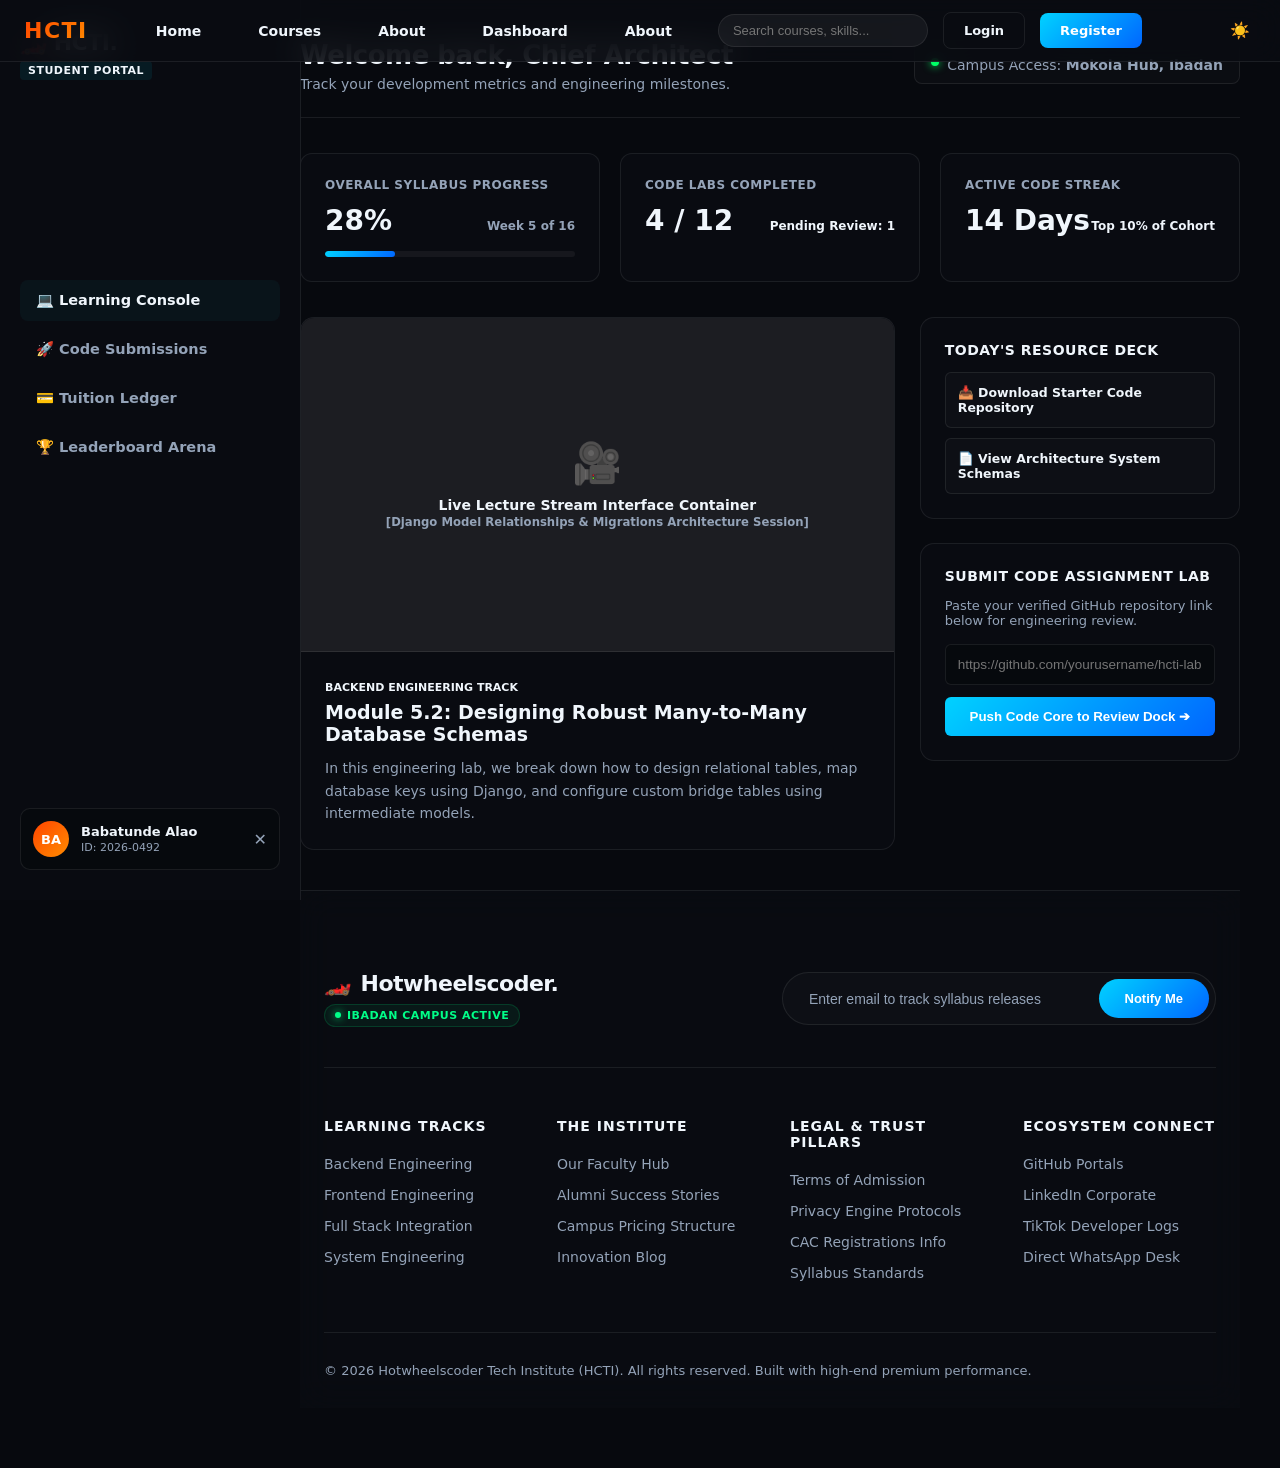
<file: dashboard.html>
<!DOCTYPE html>
<html lang="en" data-theme="dark">
<head>
    <meta charset="UTF-8">
    <meta name="viewport" content="width=device-width, initial-scale=1.0">
    <title>Student Terminal Workspace | HCTI</title>
    <link rel="stylesheet" href="css/variables.css">
    <link rel="stylesheet" href="css/dashboard.css">
    <link rel="stylesheet" href="css/variables.css">
    <link rel="stylesheet" href="css/navbar.css">
    <link rel="stylesheet" href="css/footer.css">
    <link rel="stylesheet" href="css/courses-page.css">
</head>
<body>

    <nav class="main-nav">
        <div class="nav-container">
            <div class="nav-logo">
                <h1>HCTI</h1>
            </div>

            <div class="menu-wrapper" id="menuWrapper">
                <ul class="nav-links">
                    <li><a href="index.html">Home</a></li>
                    <li><a href="courses.html">Courses</a></li>
                    <li><a href="about.html">About</a></li>
                    <li><a href="#" id="navDashboardLink">Dashboard</a></li> <li><a href="about.html">About</a></li>
                </ul>

                <div class="nav-actions">
                    <div class="search-box">
                        <input type="text" class="search-input" placeholder="Search courses, skills...">
                    </div>
                    <a href="login.html" class="btn-style btn-login">Login</a>
                    <a href="register.html" class="btn-style btn-register">Register</a>
                </div>
                
                <div id="mobileSubnavContainer"></div>
            </div>

            <div class="nav-controls" style="display: flex; align-items: center; gap: 15px;">
                <button class="theme-toggle-btn" id="themeToggle">☀️</button>
                <button class="menu-trigger" id="menuBtn">
                    <span></span>
                    <span></span>
                    <span></span>
                </button>
            </div>
        </div>
    </nav>

    <div class="dashboard-app-wrapper">
    
    <aside class="dash-sidebar">
        <div class="sidebar-brand-block">
            <h2>🏎️ HCTI<span>.</span></h2>
            <span class="user-role-badge">Student Portal</span>
        </div>
        
        <nav class="sidebar-links-wrapper">
            <a href="#" class="sidebar-link active" data-tab="learning-console">💻 Learning Console</a>
            <a href="#" class="sidebar-link" data-tab="code-submissions">🚀 Code Submissions</a>
            <a href="#" class="sidebar-link" data-tab="tuition-ledger">💳 Tuition Ledger</a>
            <a href="#" class="sidebar-link" data-tab="leaderboard-arena">🏆 Leaderboard Arena</a>
        </nav>

        <div class="sidebar-footer-user">
            <div class="user-mini-avatar">BA</div>
            <div class="user-mini-meta">
                <h4>Babatunde Alao</h4>
                <p>ID: 2026-0492</p>
            </div>
            <a href="#" id="btnLogout" class="btn-logout-icon" title="Sign Out Securely">✕</a>
        </div>
    </aside>

    <main class="dash-main-content">
        
        <header class="workspace-header">
            <div class="header-welcome-message">
                <h1>Welcome back, Chief Architect</h1>
                <p>Track your development metrics and engineering milestones.</p>
            </div>
            <div class="hub-status-container">
                <span class="status-indicator-dot online"></span>
                <p>Campus Access: <strong>Mokola Hub, Ibadan</strong></p>
            </div>
        </header>

        <section class="metrics-dashboard-grid">
            <div class="metric-summary-card">
                <h3>Overall Syllabus Progress</h3>
                <div class="metric-value-row">
                    <span class="giant-stat-number">28%</span>
                    <span class="stat-context-trend">Week 5 of 16</span>
                </div>
                <div class="progress-track-bar-housing">
                    <div class="progress-track-bar-fill" style="width: 28%;"></div>
                </div>
            </div>

            <div class="metric-summary-card">
                <h3>Code Labs Completed</h3>
                <div class="metric-value-row">
                    <span class="giant-stat-number">4 / 12</span>
                    <span class="stat-context-trend color-orange">Pending Review: 1</span>
                </div>
            </div>

            <div class="metric-summary-card">
                <h3>Active Code Streak</h3>
                <div class="metric-value-row">
                    <span class="giant-stat-number">14 Days</span>
                    <span class="stat-context-trend color-blue">Top 10% of Cohort</span>
                </div>
            </div>
        </section>

        <div class="tab-panel active" id="learning-console">
            <div class="workspace-split-view-row">
                <section class="workspace-main-panel">
                    <div class="terminal-video-card">
                        <div class="video-placeholder-frame">
                            <span>🎥</span>
                            <p>Live Lecture Stream Interface Container<br><small style="color: var(--text-muted);">[Django Model Relationships & Migrations Architecture Session]</small></p>
                        </div>
                        <div class="video-meta-details-block">
                            <span class="current-track-tag">Backend Engineering Track</span>
                            <h2>Module 5.2: Designing Robust Many-to-Many Database Schemas</h2>
                            <p>In this engineering lab, we break down how to design relational tables, map database keys using Django, and configure custom bridge tables using intermediate models.</p>
                        </div>
                    </div>
                </section>

                <aside class="workspace-side-panel">
                    <div class="action-dock-card">
                        <h4>Today's Resource Deck</h4>
                        <div class="resource-download-row">
                            <a href="#" class="btn-resource-download">📥 Download Starter Code Repository</a>
                            <a href="#" class="btn-resource-download">📄 View Architecture System Schemas</a>
                        </div>
                    </div>

                    <div class="action-dock-card" style="margin-top: 24px;">
                        <h4>Submit Code Assignment Lab</h4>
                        <p style="font-size: 13px; color: var(--text-muted); margin: 4px 0 16px 0;">Paste your verified GitHub repository link below for engineering review.</p>
                        <form id="dashSubmissionForm">
                            <input type="url" id="repoUrl" placeholder="https://github.com/yourusername/hcti-lab-5" required class="dash-dark-input">
                            <button type="submit" class="btn-submit-lab">Push Code Core to Review Dock ➔</button>
                        </form>
                    </div>
                </aside>
            </div>
        </div>

        <div class="tab-panel" id="code-submissions">
            <div class="action-dock-card">
                <h4>Engineering Assignment Review Queue</h4>
                <p style="color: var(--text-muted); font-size: 14px; margin-bottom: 20px;">Review deep-dives and modular grades provided by your code review mentors.</p>
                
                <table class="premium-data-table">
                    <thead>
                        <tr>
                            <th>Lab ID</th>
                            <th>Topic Blueprint Name</th>
                            <th>Submission Link</th>
                            <th>Review Status</th>
                            <th>Instructor Feedback Remarks</th>
                        </tr>
                    </thead>
                    <tbody>
                        <tr>
                            <td>LAB-04</td>
                            <td>Python Functional Dictionary Comprehensions</td>
                            <td><a href="#" class="table-repo-link">github.com/alao/lab4</a></td>
                            <td><span class="badge-status success">Passed</span></td>
                            <td>Excellent algorithmic complexity notation. Your code profiles perfectly efficiently.</td>
                        </tr>
                        <tr>
                            <td>LAB-05</td>
                            <td>Django Relational Data Schemas</td>
                            <td><a href="#" class="table-repo-link">github.com/alao/lab5</a></td>
                            <td><span class="badge-status warning">Reviewing</span></td>
                            <td>Currently locked in the instructor evaluation queue container...</td>
                        </tr>
                    </tbody>
                </table>
            </div>
        </div>

        <div class="tab-panel" id="tuition-ledger">
            <div class="workspace-split-view-row">
                <div class="action-dock-card">
                    <h4>Financial Installment Ledger</h4>
                    <p style="color: var(--text-muted); font-size: 14px; margin-bottom: 25px;">Track your balance metrics and active payment plans below.</p>
                    
                    <div class="invoice-summary-box">
                        <div class="invoice-metric">
                            <span>Total Program Tuition</span>
                            <strong>₦250,000</strong>
                        </div>
                        <div class="invoice-metric">
                            <span>Total Amount Settled</span>
                            <strong style="color: #00ff66;">₦100,000</strong>
                        </div>
                        <div class="invoice-metric">
                            <span>Outstanding Balance</span>
                            <strong style="color: var(--brand-orange);">₦150,000</strong>
                        </div>
                    </div>

                    <button class="btn-submit-lab" style="max-width: 250px; margin-top: 10px;">Settle Next Installment Balance 💳</button>
                </div>

                <div class="action-dock-card">
                    <h4>Receipt Logs</h4>
                    <ul class="receipt-list-group">
                        <li>
                            <span>Receipt #HCTI-9821 (Deposit)</span>
                            <strong style="color: #00ff66;">₦100,000</strong>
                        </td>
                        <li style="border-color: transparent; padding-bottom: 0; color: var(--text-muted); font-style: italic;">
                            Next installment invoice due: July 15, 2026.
                        </li>
                    </ul>
                </div>
            </div>
        </div>

        <div class="tab-panel" id="leaderboard-arena">
            <div class="action-dock-card">
                <h4>HCTI Active Cohort Ranking Arena</h4>
                <p style="color: var(--text-muted); font-size: 14px; margin-bottom: 20px;">Rankings update dynamically in real time based on active code streaks and repository review scores.</p>
                
                <table class="premium-data-table">
                    <thead>
                        <tr>
                            <th>Rank Position</th>
                            <th>Student Developer Engine</th>
                            <th>Current Program Track</th>
                            <th>Code Streak Metric</th>
                            <th>Aggregated Points</th>
                        </tr>
                    </thead>
                    <tbody>
                        <tr class="rank-highlight">
                            <td>🥇 1st Place</td>
                            <td>Chidi Chukwuma</td>
                            <td>Backend Engineering</td>
                            <td>32 Days Non-stop</td>
                            <td>2,450 XP</td>
                        </tr>
                        <tr class="rank-highlight">
                            <td>🥈 2nd Place</td>
                            <td>Aisha Yusuf</td>
                            <td>Frontend Engineering</td>
                            <td>28 Days Non-stop</td>
                            <td>2,100 XP</td>
                        </tr>
                        <tr style="background: rgba(0, 210, 255, 0.04); border: 1px solid var(--brand-blue);">
                            <td>⚡ 5th Place</td>
                            <td><strong>Babatunde Alao (You)</strong></td>
                            <td>Backend Engineering</td>
                            <td>14 Days Non-stop</td>
                            <td>1,650 XP</td>
                        </tr>
                    </tbody>
                </table>
            </div>
        </div>

        <footer class="master-footer">
        <div class="footer-max-width">
            
            <div class="footer-top-deck">
                <div class="footer-logo-box">
                    <div class="footer-dummy-logo">
                        <span>🏎️</span>
                        <span>Hotwheelscoder<span style="color: var(--brand-orange);">.</span></span>
                    </div>
                    <div class="status-indicator-pill">
                        <div class="pulse-dot"></div>
                        <span>Ibadan Campus Active</span>
                    </div>
                </div>

                <form class="footer-newsletter-box" onsubmit="event.preventDefault();">
                    <input type="email" placeholder="Enter email to track syllabus releases" required>
                    <button type="submit" class="btn-newsletter-submit">Notify Me</button>
                </form>
            </div>

            <div class="footer-links-grid">
                
                <div class="footer-column">
                    <h4>Learning Tracks</h4>
                    <ul>
                        <li><a href="#">Backend Engineering</a></li>
                        <li><a href="#">Frontend Engineering</a></li>
                        <li><a href="#">Full Stack Integration</a></li>
                        <li><a href="#">System Engineering</a></li>
                    </ul>
                </div>

                <div class="footer-column">
                    <h4>The Institute</h4>
                    <ul>
                        <li><a href="#">Our Faculty Hub</a></li>
                        <li><a href="#">Alumni Success Stories</a></li>
                        <li><a href="#">Campus Pricing Structure</a></li>
                        <li><a href="#">Innovation Blog</a></li>
                    </ul>
                </div>

                <div class="footer-column">
                    <h4>Legal & Trust Pillars</h4>
                    <ul>
                        <li><a href="#">Terms of Admission</a></li>
                        <li><a href="#">Privacy Engine Protocols</a></li>
                        <li><a href="#">CAC Registrations Info</a></li>
                        <li><a href="#">Syllabus Standards</a></li>
                    </ul>
                </div>

                <div class="footer-column">
                    <h4>Ecosystem Connect</h4>
                    <ul>
                        <li><a href="#">GitHub Portals</a></li>
                        <li><a href="#">LinkedIn Corporate</a></li>
                        <li><a href="#">TikTok Developer Logs</a></li>
                        <li><a href="#">Direct WhatsApp Desk</a></li>
                    </ul>
                </div>

            </div>

            <div class="footer-base-bar">
                <p class="copyright-text">
                    &copy; 2026 Hotwheelscoder Tech Institute (HCTI). All rights reserved. 
                    Built with high-end premium performance.
                </p>
                <!-- <a href="#" class="btn-back-to-top" title="Scroll To Top">▲</a> -->
                <!-- <a href="#top-viewport-anchor" class="btn-back-to-top" title="Scroll To Top">▲</a> -->
            </div>

        </div>
    </footer>

    </main>
</div>



<script src="js/dashboard-engine.js"></script>
</body>
</html>
</file>
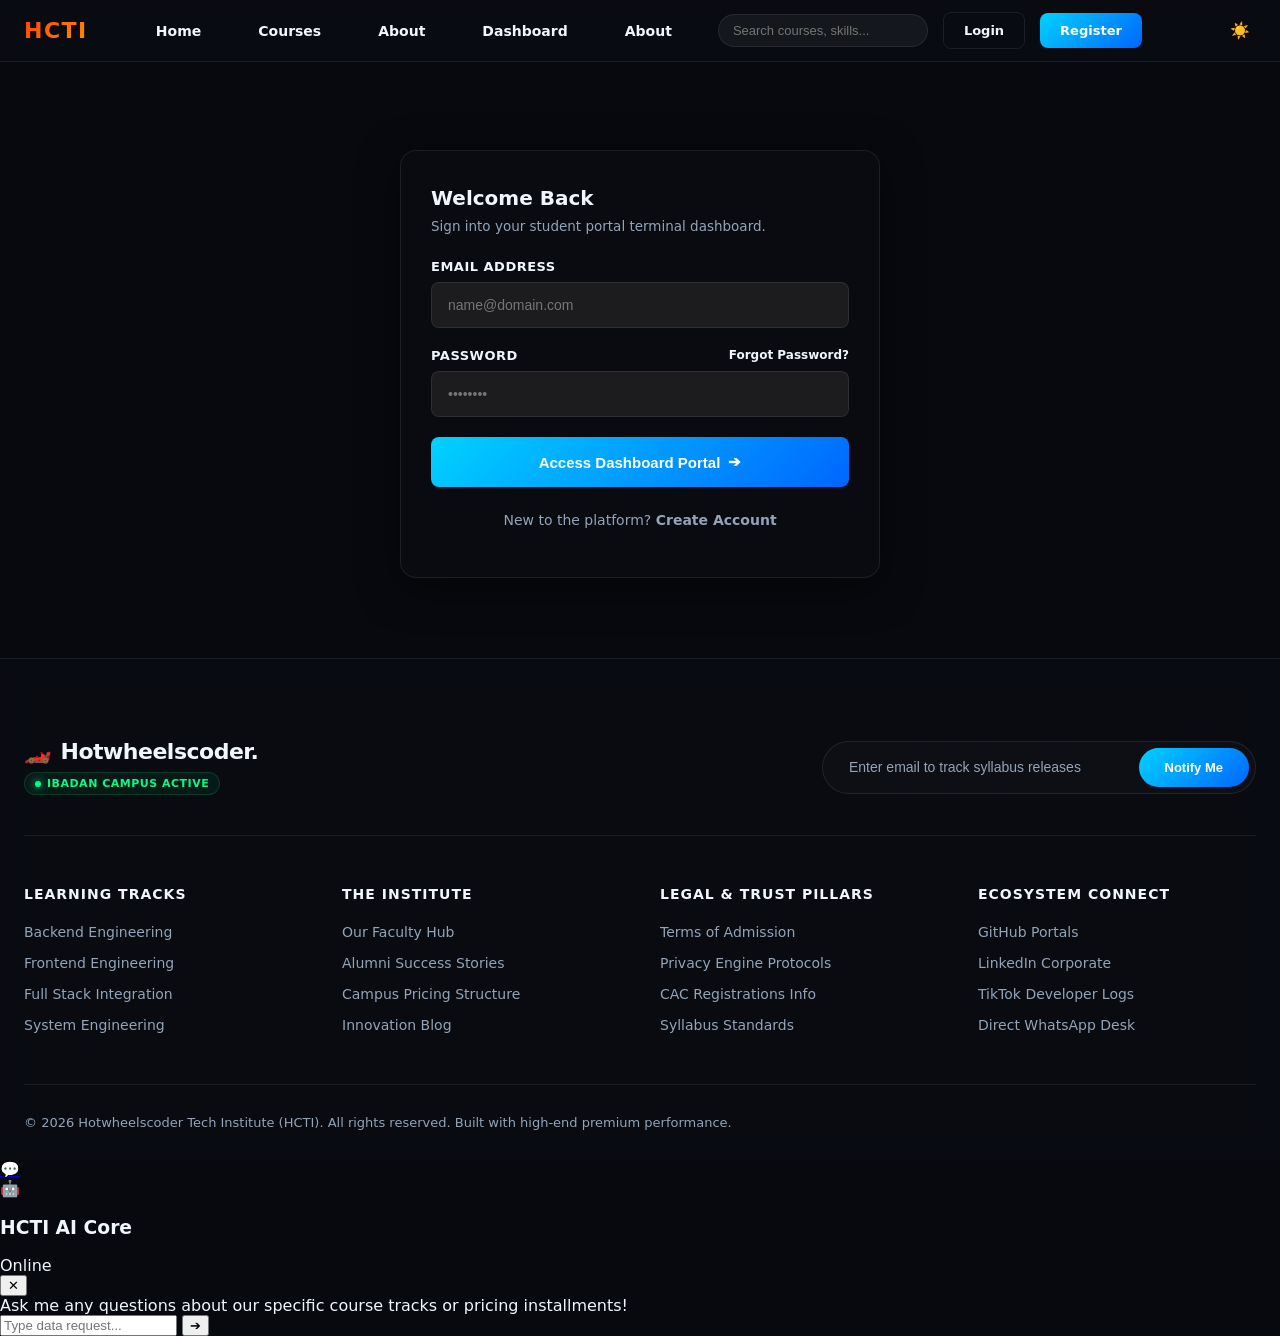
<file: login.html>
<!DOCTYPE html>
<html lang="en" data-theme="dark">
<head>
    <meta charset="UTF-8">
    <meta name="viewport" content="width=device-width, initial-scale=1.0">
    <title>Account Sign In | HCTI Portal</title>
    <link rel="stylesheet" href="css/variables.css">
    <link rel="stylesheet" href="css/navbar.css">
    <link rel="stylesheet" href="css/footer.css">
    <link rel="stylesheet" href="css/courses-page.css">
    <style>
        .auth-container { max-width: 480px; margin: 150px auto 80px auto; padding: 0 24px; }
    </style>
</head>
<body id="top-viewport-anchor">

    <nav class="main-nav">
        <div class="nav-container">
            <div class="nav-logo">
                <h1>HCTI</h1>
            </div>

            <div class="menu-wrapper" id="menuWrapper">
                <ul class="nav-links">
                    <li><a href="index.html">Home</a></li>
                    <li><a href="courses.html">Courses</a></li>
                    <li><a href="about.html">About</a></li>
                    <li><a href="#" id="navDashboardLink">Dashboard</a></li> <li><a href="about.html">About</a></li>
                </ul>

                <div class="nav-actions">
                    <div class="search-box">
                        <input type="text" class="search-input" placeholder="Search courses, skills...">
                    </div>
                    <a href="login.html" class="btn-style btn-login">Login</a>
                    <a href="register.html" class="btn-style btn-register">Register</a>
                </div>
                
                <div id="mobileSubnavContainer"></div>
            </div>

            <div class="nav-controls" style="display: flex; align-items: center; gap: 15px;">
                <button class="theme-toggle-btn" id="themeToggle">☀️</button>
                <button class="menu-trigger" id="menuBtn">
                    <span></span>
                    <span></span>
                    <span></span>
                </button>
            </div>
        </div>
    </nav>

    <main class="auth-container">
        <div class="admission-form-card">
            <h3>Welcome Back</h3>
            <p style="font-size: 13.5px; color: var(--text-muted); margin: 0 0 25px 0;">Sign into your student portal terminal dashboard.</p>
            
            <form id="hctiLoginForm">
                <div class="form-group">
                    <label for="loginEmail">Email Address</label>
                    <input type="email" id="loginEmail" placeholder="name@domain.com" required>
                </div>

                <div class="form-group">
                    <div class="login-label-row" style="display: flex; justify-content: space-between;">
                        <label for="loginPassword">Password</label>
                        <a href="#" style="font-size: 12px; color: var(--brand-orange); text-decoration: none; font-weight: 700;">Forgot Password?</a>
                    </div>
                    <input type="password" id="loginPassword" placeholder="••••••••" required>
                </div>

                <button type="submit" class="btn-submit-application" style="margin-top: 10px;">
                    <span>Access Dashboard Portal</span>
                    <span>➔</span>
                </button>
            </form>

            <p style="text-align: center; font-size: 14px; margin-top: 25px; color: var(--text-muted);">
                New to the platform? <a href="register.html" style="color: var(--brand-blue); text-decoration: none; font-weight: 700;">Create Account</a>
            </p>
        </div>
    </main>

    <footer class="master-footer">
        <div class="footer-max-width">
            
            <div class="footer-top-deck">
                <div class="footer-logo-box">
                    <div class="footer-dummy-logo">
                        <span>🏎️</span>
                        <span>Hotwheelscoder<span style="color: var(--brand-orange);">.</span></span>
                    </div>
                    <div class="status-indicator-pill">
                        <div class="pulse-dot"></div>
                        <span>Ibadan Campus Active</span>
                    </div>
                </div>

                <form class="footer-newsletter-box" onsubmit="event.preventDefault();">
                    <input type="email" placeholder="Enter email to track syllabus releases" required>
                    <button type="submit" class="btn-newsletter-submit">Notify Me</button>
                </form>
            </div>

            <div class="footer-links-grid">
                
                <div class="footer-column">
                    <h4>Learning Tracks</h4>
                    <ul>
                        <li><a href="#">Backend Engineering</a></li>
                        <li><a href="#">Frontend Engineering</a></li>
                        <li><a href="#">Full Stack Integration</a></li>
                        <li><a href="#">System Engineering</a></li>
                    </ul>
                </div>

                <div class="footer-column">
                    <h4>The Institute</h4>
                    <ul>
                        <li><a href="#">Our Faculty Hub</a></li>
                        <li><a href="#">Alumni Success Stories</a></li>
                        <li><a href="#">Campus Pricing Structure</a></li>
                        <li><a href="#">Innovation Blog</a></li>
                    </ul>
                </div>

                <div class="footer-column">
                    <h4>Legal & Trust Pillars</h4>
                    <ul>
                        <li><a href="#">Terms of Admission</a></li>
                        <li><a href="#">Privacy Engine Protocols</a></li>
                        <li><a href="#">CAC Registrations Info</a></li>
                        <li><a href="#">Syllabus Standards</a></li>
                    </ul>
                </div>

                <div class="footer-column">
                    <h4>Ecosystem Connect</h4>
                    <ul>
                        <li><a href="#">GitHub Portals</a></li>
                        <li><a href="#">LinkedIn Corporate</a></li>
                        <li><a href="#">TikTok Developer Logs</a></li>
                        <li><a href="#">Direct WhatsApp Desk</a></li>
                    </ul>
                </div>

            </div>

            <div class="footer-base-bar">
                <p class="copyright-text">
                    &copy; 2026 Hotwheelscoder Tech Institute (HCTI). All rights reserved. 
                    Built with high-end premium performance.
                </p>
                <!-- <a href="#" class="btn-back-to-top" title="Scroll To Top">▲</a> -->
                <!-- <a href="#top-viewport-anchor" class="btn-back-to-top" title="Scroll To Top">▲</a> -->
            </div>

        </div>
    </footer>

    <div class="hcti-floating-nexus">
        <a href="https://wa.me/234XXXXXXXXXX" target="_blank" class="floating-action-node node-whatsapp">💬</a>
        <div class="floating-action-node node-ai-trigger" id="floatingAiBtn">🤖</div>
    </div>

    <div class="hcti-chat-panel" id="hctiChatPanel">
        <div class="chat-panel-header">
            <div class="chat-panel-title-block"><h3>HCTI AI Core</h3><span class="chat-status-tag">Online</span></div>
            <button class="btn-chat-close" id="closeChatBtn">✕</button>
        </div>
        <div class="chat-messages-stage" id="chatMessageStage">
            <div class="msg-bubble ai-bot">Ask me any questions about our specific course tracks or pricing installments!</div>
        </div>
        <form class="chat-panel-footer-form" id="chatForm">
            <input type="text" id="chatInput" placeholder="Type data request..." required>
            <button type="submit" class="btn-chat-send">➔</button>
        </form>
    </div>

    <script src="js/theme.js"></script>
    <script src="js/login.js"></script>
    <script>
        document.getElementById('hctiLoginForm').addEventListener('submit', (e) => {
            e.preventDefault();
            
            // ⚡ Set active login token
            localStorage.setItem('hcti_authenticated', 'true');
            
            alert("🔒 Sign-in successful! Redirecting to your Student Dashboard View...");
            window.location.href = "dashboard.html";
        });
    </script>
</body>
</html>
</file>
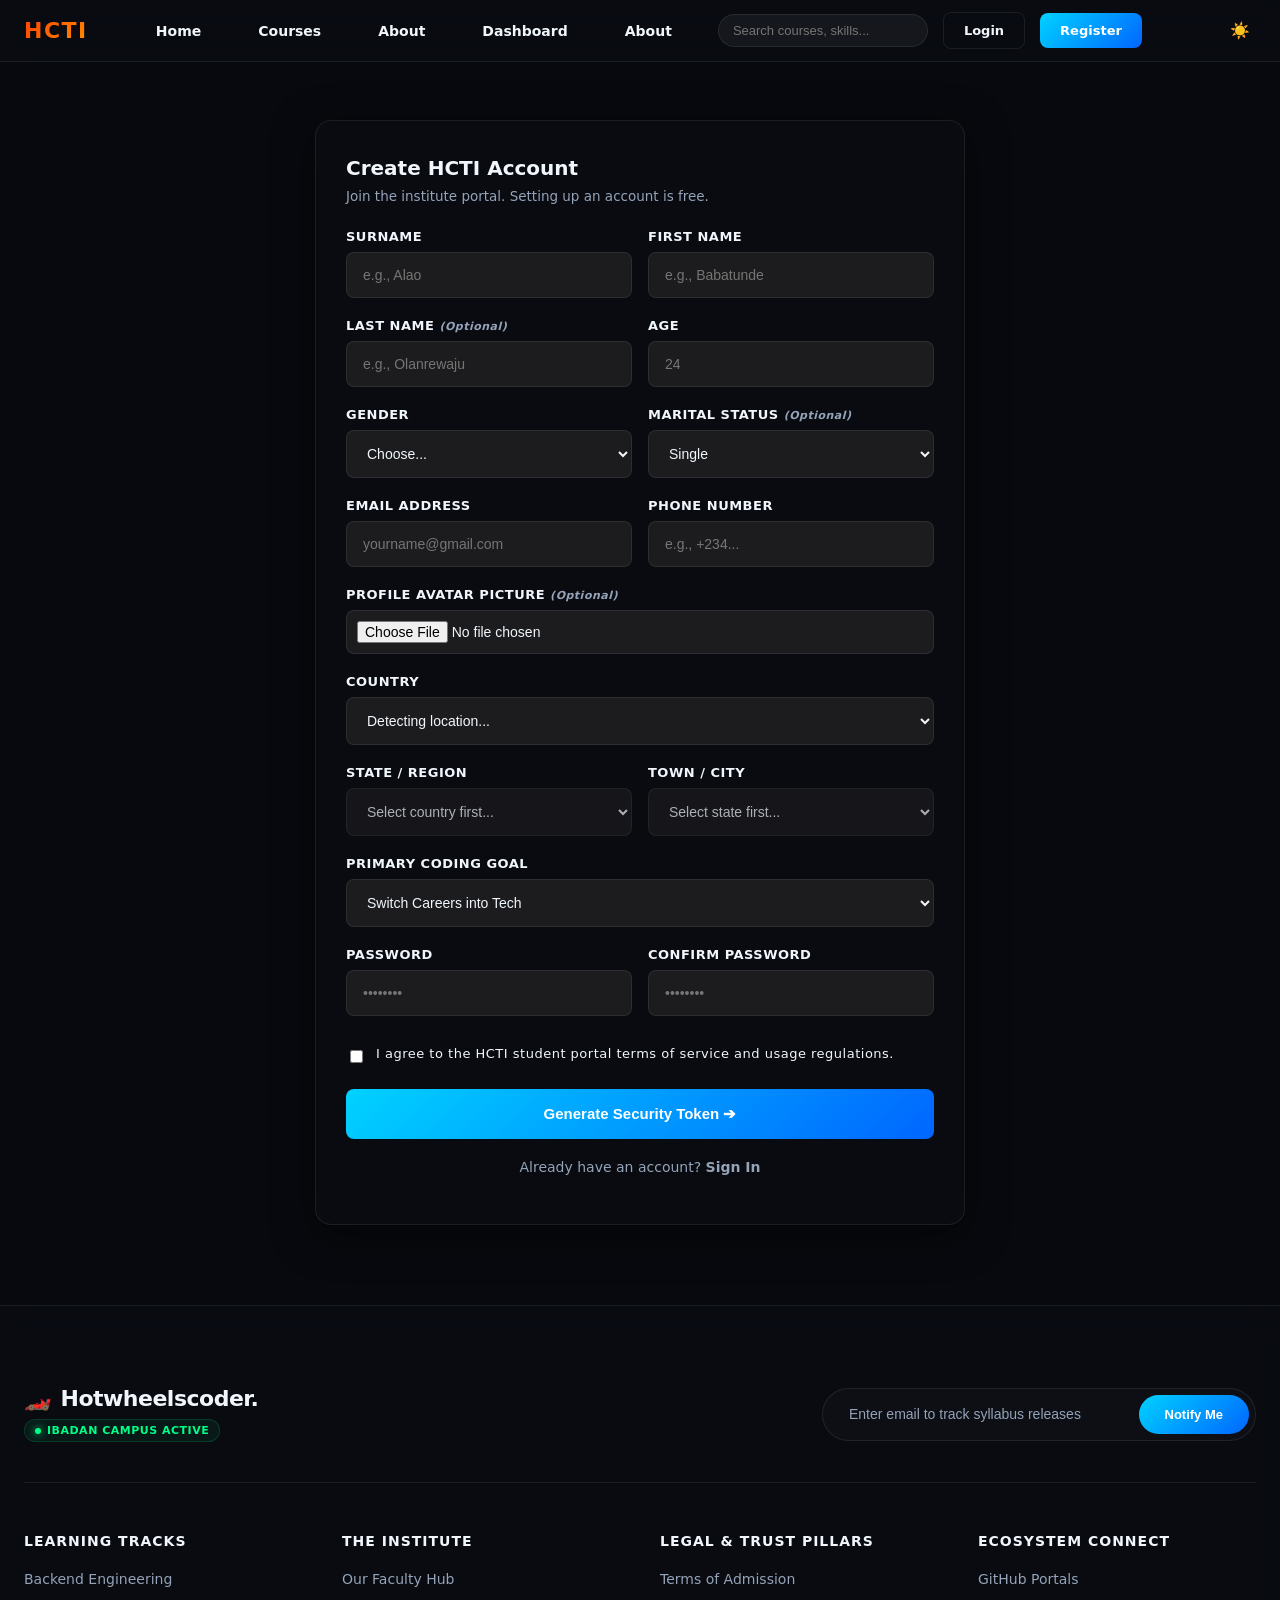
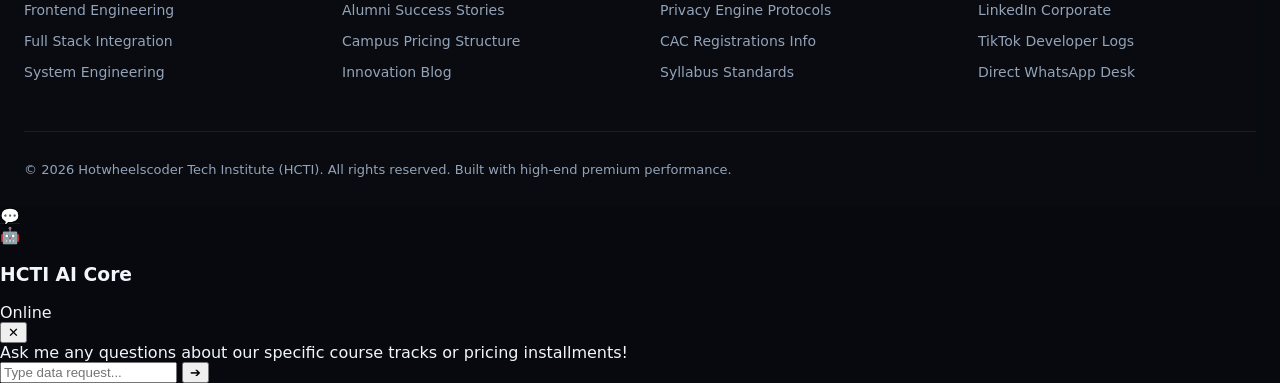
<file: register.html>
<!DOCTYPE html>
<html lang="en" data-theme="dark">
<head>
    <meta charset="UTF-8">
    <meta name="viewport" content="width=device-width, initial-scale=1.0">
    <title>Create HCTI Account | Hotwheelscoder</title>
    <link rel="stylesheet" href="css/variables.css">
    <link rel="stylesheet" href="css/navbar.css">
    <link rel="stylesheet" href="css/footer.css">
    <link rel="stylesheet" href="css/courses-page.css">
    <style>
        .auth-container { max-width: 650px; margin: 120px auto 80px auto; padding: 0 24px; }
        .form-row-split { display: grid; grid-template-columns: 1fr 1fr; gap: 16px; }
        .optional-txt { font-size: 11px; color: var(--text-muted); font-style: italic; text-transform: initial; }
        .step-panel { display: none; }
        .step-panel.active { display: block; }
        
        /* OTP Stage Styling */
        .otp-box-wrapper { display: flex; justify-content: center; gap: 12px; margin: 24px 0; }
        .otp-input-field { width: 50px; height: 56px; text-align: center; font-size: 24px; font-weight: 800; border-radius: 8px; border: 1px solid var(--border-color); background: rgba(255,255,255,0.03); color: var(--text-main); }
        .otp-input-field:focus { border-color: var(--brand-blue); outline: none; }
    </style>
</head>
<body id="top-viewport-anchor">

    <nav class="main-nav">
        <div class="nav-container">
            <div class="nav-logo">
                <h1>HCTI</h1>
            </div>

            <div class="menu-wrapper" id="menuWrapper">
                <ul class="nav-links">
                    <li><a href="index.html">Home</a></li>
                    <li><a href="courses.html">Courses</a></li>
                    <li><a href="about.html">About</a></li>
                    <li><a href="#" id="navDashboardLink">Dashboard</a></li> <li><a href="about.html">About</a></li>
                </ul>

                <div class="nav-actions">
                    <div class="search-box">
                        <input type="text" class="search-input" placeholder="Search courses, skills...">
                    </div>
                    <a href="login.html" class="btn-style btn-login">Login</a>
                    <a href="register.html" class="btn-style btn-register">Register</a>
                </div>
                
                <div id="mobileSubnavContainer"></div>
            </div>

            <div class="nav-controls" style="display: flex; align-items: center; gap: 15px;">
                <button class="theme-toggle-btn" id="themeToggle">☀️</button>
                <button class="menu-trigger" id="menuBtn">
                    <span></span>
                    <span></span>
                    <span></span>
                </button>
            </div>
        </div>
    </nav>

    <main class="auth-container">
        
        <div class="admission-form-card step-panel active" id="signupStepBlock">
            <h3>Create HCTI Account</h3>
            <p style="font-size: 13.5px; color: var(--text-muted); margin: 0 0 25px 0;">Join the institute portal. Setting up an account is free.</p>
            
            <form id="hctiSignUpForm">
                <div class="form-row-split">
                    <div class="form-group">
                        <label for="regSurname">Surname</label>
                        <input type="text" id="regSurname" placeholder="e.g., Alao" required>
                    </div>
                    <div class="form-group">
                        <label for="regFirstname">First Name</label>
                        <input type="text" id="regFirstname" placeholder="e.g., Babatunde" required>
                    </div>
                </div>

                <div class="form-row-split">
                    <div class="form-group">
                        <label for="regLastname">Last Name <span class="optional-txt">(Optional)</span></label>
                        <input type="text" id="regLastname" placeholder="e.g., Olanrewaju">
                    </div>
                    <div class="form-group">
                        <label for="regAge">Age</label>
                        <input type="number" id="regAge" min="10" max="100" placeholder="24" required>
                    </div>
                </div>

                <div class="form-row-split">
                    <div class="form-group">
                        <label for="regGender">Gender</label>
                        <select id="regGender" required>
                            <option value="">Choose...</option>
                            <option value="male">Male</option>
                            <option value="female">Female</option>
                        </select>
                    </div>
                    <div class="form-group">
                        <label for="regMarital">Marital Status <span class="optional-txt">(Optional)</span></label>
                        <select id="regMarital">
                            <option value="single">Single</option>
                            <option value="married">Married</option>
                        </select>
                    </div>
                </div>

                <div class="form-row-split">
                    <div class="form-group">
                        <label for="regEmail">Email Address</label>
                        <input type="email" id="regEmail" placeholder="yourname@gmail.com" required>
                    </div>
                    <div class="form-group">
                        <label for="regPhone">Phone Number</label>
                        <input type="tel" id="regPhone" placeholder="e.g., +234..." required>
                    </div>
                </div>

                <div class="form-group">
                    <label for="regAvatar">Profile Avatar Picture <span class="optional-txt">(Optional)</span></label>
                    <input type="file" id="regAvatar" accept="image/*" style="padding: 10px;">
                </div>

                <div class="form-group">
                    <label for="regCountry">Country</label>
                    <select id="regCountry" required>
                        <option value="">Detecting location...</option>
                    </select>
                </div>

                <div class="form-row-split">
                    <div class="form-group">
                        <label for="regState">State / Region</label>
                        <select id="regState" required disabled>
                            <option value="">Select country first...</option>
                        </select>
                    </div>
                    <div class="form-group">
                        <label for="regTown">Town / City</label>
                        <select id="regTown" required disabled>
                            <option value="">Select state first...</option>
                        </select>
                    </div>
                </div>

                <div class="form-group">
                    <label for="regGoal">Primary Coding Goal</label>
                    <select id="regGoal" required>
                        <option value="career-switch">Switch Careers into Tech</option>
                        <option value="freelancing">Build a Remote Freelance Business</option>
                        <option value="startup">Launch My Own Tech Startup</option>
                    </select>
                </div>

                <div class="form-row-split">
                    <div class="form-group">
                        <label for="regPassword">Password</label>
                        <input type="password" id="regPassword" placeholder="••••••••" required>
                    </div>
                    <div class="form-group">
                        <label for="regConfirmPassword">Confirm Password</label>
                        <input type="password" id="regConfirmPassword" placeholder="••••••••" required>
                    </div>
                </div>

                <div class="form-group" style="display: flex; gap: 10px; align-items: flex-start; margin-top: 10px;">
                    <input type="checkbox" id="regTerms" style="width: auto; margin-top: 4px;" required>
                    <label Skinner for="regTerms" style="text-transform: initial; font-weight: normal; font-size: 13px;">
                        I agree to the HCTI student portal terms of service and usage regulations.
                    </label>
                </div>

                <button type="submit" class="btn-submit-application" style="margin-top: 15px;">Generate Security Token ➔</button>
            </form>
            <p style="text-align: center; font-size: 14px; margin-top: 20px; color: var(--text-muted);">
                Already have an account? <a href="login.html" style="color: var(--brand-blue); text-decoration: none; font-weight: 700;">Sign In</a>
            </p>
        </div>

        <div class="admission-form-card step-panel" id="otpVerificationStepBlock">
            <div style="text-align: center; margin-bottom: 25px;">
                <span style="font-size: 44px;">✉️</span>
                <h3 style="margin-top: 15px;">Verify Your Email</h3>
                <p style="font-size: 14px; color: var(--text-muted); line-height: 1.5; max-width: 400px; margin: 8px auto 0 auto;">
                    We sent a secure <span style="color: var(--brand-orange); font-weight: 800;">6-digit verification code</span> to <span id="userTargetEmailDisplay" style="color: var(--text-main); font-weight: 700;">your email</span>. Enter it below to activate your account.
                </p>
            </div>

            <form id="hctiOtpForm">
                <div class="otp-box-wrapper">
                    <input type="text" class="otp-input-field" maxlength="1" required pattern="[0-9]">
                    <input type="text" class="otp-input-field" maxlength="1" required pattern="[0-9]">
                    <input type="text" class="otp-input-field" maxlength="1" required pattern="[0-9]">
                    <input type="text" class="otp-input-field" maxlength="1" required pattern="[0-9]">
                    <input type="text" class="otp-input-field" maxlength="1" required pattern="[0-9]">
                    <input type="text" class="otp-input-field" maxlength="1" required pattern="[0-9]">
                </div>

                <button type="submit" class="btn-submit-application">Verify & Secure Account ✓</button>
            </form>
            
            <p style="text-align: center; font-size: 13px; margin-top: 25px; color: var(--text-muted);">
                Didn't receive the token? <a href="#" style="color: var(--brand-orange); text-decoration: none; font-weight: 700;">Resend Code</a>
            </p>
        </div>

    </main>

    <footer class="master-footer">
        <div class="footer-max-width">
            
            <div class="footer-top-deck">
                <div class="footer-logo-box">
                    <div class="footer-dummy-logo">
                        <span>🏎️</span>
                        <span>Hotwheelscoder<span style="color: var(--brand-orange);">.</span></span>
                    </div>
                    <div class="status-indicator-pill">
                        <div class="pulse-dot"></div>
                        <span>Ibadan Campus Active</span>
                    </div>
                </div>

                <form class="footer-newsletter-box" onsubmit="event.preventDefault();">
                    <input type="email" placeholder="Enter email to track syllabus releases" required>
                    <button type="submit" class="btn-newsletter-submit">Notify Me</button>
                </form>
            </div>

            <div class="footer-links-grid">
                
                <div class="footer-column">
                    <h4>Learning Tracks</h4>
                    <ul>
                        <li><a href="#">Backend Engineering</a></li>
                        <li><a href="#">Frontend Engineering</a></li>
                        <li><a href="#">Full Stack Integration</a></li>
                        <li><a href="#">System Engineering</a></li>
                    </ul>
                </div>

                <div class="footer-column">
                    <h4>The Institute</h4>
                    <ul>
                        <li><a href="#">Our Faculty Hub</a></li>
                        <li><a href="#">Alumni Success Stories</a></li>
                        <li><a href="#">Campus Pricing Structure</a></li>
                        <li><a href="#">Innovation Blog</a></li>
                    </ul>
                </div>

                <div class="footer-column">
                    <h4>Legal & Trust Pillars</h4>
                    <ul>
                        <li><a href="#">Terms of Admission</a></li>
                        <li><a href="#">Privacy Engine Protocols</a></li>
                        <li><a href="#">CAC Registrations Info</a></li>
                        <li><a href="#">Syllabus Standards</a></li>
                    </ul>
                </div>

                <div class="footer-column">
                    <h4>Ecosystem Connect</h4>
                    <ul>
                        <li><a href="#">GitHub Portals</a></li>
                        <li><a href="#">LinkedIn Corporate</a></li>
                        <li><a href="#">TikTok Developer Logs</a></li>
                        <li><a href="#">Direct WhatsApp Desk</a></li>
                    </ul>
                </div>

            </div>

            <div class="footer-base-bar">
                <p class="copyright-text">
                    &copy; 2026 Hotwheelscoder Tech Institute (HCTI). All rights reserved. 
                    Built with high-end premium performance.
                </p>
                <!-- <a href="#" class="btn-back-to-top" title="Scroll To Top">▲</a> -->
                <!-- <a href="#top-viewport-anchor" class="btn-back-to-top" title="Scroll To Top">▲</a> -->
            </div>

        </div>
    </footer>

    <div class="hcti-floating-nexus">
        <a href="https://wa.me/234XXXXXXXXXX" target="_blank" class="floating-action-node node-whatsapp">💬</a>
        <div class="floating-action-node node-ai-trigger" id="floatingAiBtn">🤖</div>
    </div>

    <div class="hcti-chat-panel" id="hctiChatPanel">
        <div class="chat-panel-header">
            <div class="chat-panel-title-block"><h3>HCTI AI Core</h3><span class="chat-status-tag">Online</span></div>
            <button class="btn-chat-close" id="closeChatBtn">✕</button>
        </div>
        <div class="chat-messages-stage" id="chatMessageStage">
            <div class="msg-bubble ai-bot">Ask me any questions about our specific course tracks or pricing installments!</div>
        </div>
        <form class="chat-panel-footer-form" id="chatForm">
            <input type="text" id="chatInput" placeholder="Type data request..." required>
            <button type="submit" class="btn-chat-send">➔</button>
        </form>
    </div>

    <script src="js/theme.js"></script>
    <script src="js/auth.js"></script>
</body>
</html>
</file>
<file: css/variables.css>
/* css/variables.css */

/* CYBER DARK MODE */
:root[data-theme="dark"] {
    --bg-main: #07090e;
    --bg-nav-main: rgba(10, 12, 18, 0.85);
    --bg-nav-sub: rgba(16, 22, 35, 0.9);
    --bg-sidebar: #0b0f17;
    --text-main: #f0f6fc;
    --text-muted: #94a3b8;
    
    /* Premium Gradients from Logo */
    --brand-orange: linear-gradient(135deg, #ff4500 0%, #ff8c00 100%);
    --brand-blue: linear-gradient(135deg, #00d2ff 0%, #0066ff 100%);
    --brand-silver: linear-gradient(135deg, #ffffff 0%, #94a3b8 100%);
    --animated-hover-bg: linear-gradient(90deg, rgba(0, 210, 255, 0.15), rgba(255, 69, 0, 0.15));
    
    --border-color: rgba(255, 255, 255, 0.08);
    --shadow-premium: 0 10px 40px rgba(0, 0, 0, 0.5);
}

/* PREMIUM LIGHT MODE (No boring solid whites!) */
:root[data-theme="light"] {
    /* A rich, premium slate-to-blue silk gradient blend background */
    --bg-main: #f1f5f9;
    --bg-nav-main: rgba(239, 246, 255, 0.85);
    --bg-nav-sub: rgba(226, 232, 240, 0.9);
    --bg-sidebar: #ffffff;
    --text-main: #0f172a;
    --text-muted: #475569;
    
    /* High-contrast vibrant blends for light layout */
    --brand-orange: linear-gradient(135deg, #e64a19 0%, #f57c00 100%);
    --brand-blue: linear-gradient(135deg, #0091ea 0%, #0d47a1 100%);
    --brand-silver: linear-gradient(135deg, #1e293b 0%, #475569 100%);
    --animated-hover-bg: linear-gradient(90deg, rgba(0, 145, 234, 0.1), rgba(230, 74, 25, 0.1));
    
    --border-color: rgba(15, 23, 42, 0.08);
    --shadow-premium: 0 10px 40px rgba(15, 23, 42, 0.08);
}

body {
    background-color: var(--bg-main);
    color: var(--text-main);
    font-family: 'Segoe UI', system-ui, sans-serif;
    margin: 0;
    padding: 0;
    transition: background-color 0.4s ease, color 0.4s ease;
    overflow-x: hidden;
}
</file>
<file: css/dashboard.css>
/* css/dashboard.css */

/* ROOT GRID APPLICATION HARNESS CONTEXT */
body {
    margin: 0;
    padding: 0;
    font-family: -apple-system, BlinkMacSystemFont, "Segoe UI", Roboto, sans-serif;
    background-color: #0d0e11;
    color: var(--text-main);
    overflow-x: hidden;
}

:root {
    --brand-blue: #00d2ff;
    --brand-orange: #ff8c00;
    --bg-nav-main: #141519;
    --border-color: rgba(255, 255, 255, 0.08);
    --text-main: #f5f6f8;
    --text-muted: #8a8f98;
    --glow-orange: rgba(255, 140, 0, 0.25);
    --glow-blue: rgba(0, 210, 255, 0.25);
}

.dashboard-app-wrapper {
    display: flex;
    min-height: 100vh;
    width: 100vw;
}

/* ==========================================================================
   🔒 SIDEBAR LEFT NAV CORES LAYOUTS
   ========================================================================== */
.dash-sidebar {
    width: 260px;
    background-color: var(--bg-nav-main);
    border-right: 1px solid var(--border-color);
    display: flex;
    flex-direction: column;
    justify-content: space-between;
    padding: 30px 20px;
    position: fixed;
    height: calc(100vh - 60px);
    z-index: 100;
}

.sidebar-brand-block h2 {
    font-size: 22px;
    font-weight: 900;
    margin: 0;
    letter-spacing: -0.5px;
}
.sidebar-brand-block h2 span { color: var(--brand-orange); }

.user-role-badge {
    display: inline-block;
    font-size: 11px;
    font-weight: 800;
    text-transform: uppercase;
    background: rgba(0, 210, 255, 0.08);
    color: var(--brand-blue);
    padding: 3px 8px;
    border-radius: 4px;
    margin-top: 6px;
    letter-spacing: 0.5px;
}

.sidebar-links-wrapper {
    display: flex;
    flex-direction: column;
    gap: 8px;
    margin-top: -140px; /* Pull menu centerward upward balance */
}

.sidebar-link {
    display: block;
    color: var(--text-muted);
    text-decoration: none;
    font-size: 14.5px;
    font-weight: 700;
    padding: 12px 16px;
    border-radius: 8px;
    transition: all 0.2s ease;
}

.sidebar-link:hover, .sidebar-link.active {
    background: rgba(255, 255, 255, 0.03);
    color: var(--text-main);
}
.sidebar-link.active {
    border-left: 3px solid var(--brand-blue);
    background: rgba(0, 210, 255, 0.04);
}

.sidebar-footer-user {
    display: flex;
    align-items: center;
    gap: 12px;
    background: rgba(0, 0, 0, 0.15);
    padding: 12px;
    border-radius: 10px;
    border: 1px solid var(--border-color);
}

.user-mini-avatar {
    width: 36px;
    height: 36px;
    background: var(--brand-orange);
    color: white;
    border-radius: 50%;
    display: flex;
    justify-content: center;
    align-items: center;
    font-weight: 800;
    font-size: 13px;
}

.user-mini-meta h4 { font-size: 13px; margin: 0; color: var(--text-main); }
.user-mini-meta p { font-size: 11px; margin: 2px 0 0 0; color: var(--text-muted); }

.btn-logout-icon {
    margin-left: auto;
    color: var(--text-muted);
    text-decoration: none;
    font-weight: bold;
    cursor: pointer;
}
.btn-logout-icon:hover { color: #ff4500; }

/* ==========================================================================
   💻 MAIN WORKSPACE RIGHT CORE PANELS
   ========================================================================== */
.dash-main-content {
    margin-left: 300px; /* Offsets the fixed left sidebar perfectly */
    flex-grow: 1;
    padding: 40px 40px 60px 0;
    max-width: 1300px;
}

.workspace-header {
    display: flex;
    justify-content: space-between;
    align-items: flex-start;
    margin-bottom: 35px;
    border-bottom: 1px solid var(--border-color);
    padding-bottom: 25px;
}

.workspace-header h1 { font-size: 26px; font-weight: 900; margin: 0; letter-spacing: -0.5px; }
.workspace-header p { font-size: 14px; color: var(--text-muted); margin: 6px 0 0 0; }

.hub-status-container {
    display: flex;
    align-items: center;
    gap: 8px;
    background: rgba(255, 255, 255, 0.02);
    border: 1px solid var(--border-color);
    padding: 10px 16px;
    border-radius: 8px;
    font-size: 13px;
}

.status-indicator-dot { width: 8px; height: 8px; border-radius: 50%; }
.status-indicator-dot.online { background: #00ff66; box-shadow: 0 0 8px #00ff66; }

/* METRICS PERFORMANCE DISPLAY GRID TILES */
.metrics-dashboard-grid {
    display: grid;
    grid-template-columns: repeat(3, 1fr);
    gap: 20px;
    margin-bottom: 35px;
}

.metric-summary-card {
    background: var(--bg-nav-main);
    border: 1px solid var(--border-color);
    border-radius: 12px;
    padding: 24px;
}

.metric-summary-card h3 { font-size: 12px; text-transform: uppercase; color: var(--text-muted); margin: 0 0 12px 0; letter-spacing: 0.5px; }
.metric-value-row { display: flex; justify-content: space-between; align-items: baseline; }
.giant-stat-number { font-size: 28px; font-weight: 900; color: var(--text-main); }
.stat-context-trend { font-size: 12px; font-weight: 700; color: var(--text-muted); }
.color-orange { color: var(--brand-orange); }
.color-blue { color: var(--brand-blue); }

.progress-track-bar-housing { width: 100%; height: 6px; background: rgba(255,255,255,0.05); border-radius: 10px; margin-top: 14px; overflow: hidden; }
.progress-track-bar-fill { height: 100%; background: var(--brand-blue); border-radius: 10px; }

/* MAIN TWO-COLUMN SPLIT OPERATIONS PANEL WRAPPERS */
.workspace-split-view-row {
    display: grid;
    grid-template-columns: 1.3fr 0.7fr;
    gap: 25px;
}

.terminal-video-card {
    background: var(--bg-nav-main);
    border: 1px solid var(--border-color);
    border-radius: 14px;
    overflow: hidden;
}

.video-placeholder-frame {
    width: 100%;
    aspect-ratio: 16 / 9;
    background: #1c1d22;
    display: flex;
    flex-direction: column;
    justify-content: center;
    align-items: center;
    border-bottom: 1px solid var(--border-color);
    text-align: center;
}
.video-placeholder-frame span { font-size: 40px; margin-bottom: 10px; }
.video-placeholder-frame p { font-size: 14px; font-weight: 700; color: var(--text-main); margin: 0; }

.video-meta-details-block { padding: 24px; }
.current-track-tag { font-size: 11px; font-weight: 800; text-transform: uppercase; color: var(--brand-orange); }
.video-meta-details-block h2 { font-size: 19px; font-weight: 800; margin: 6px 0 12px 0; }
.video-meta-details-block p { font-size: 14px; color: var(--text-muted); line-height: 1.6; margin: 0; }

.action-dock-card {
    background: var(--bg-nav-main);
    border: 1px solid var(--border-color);
    border-radius: 14px;
    padding: 24px;
}
.action-dock-card h4 { font-size: 14px; margin: 0 0 14px 0; text-transform: uppercase; letter-spacing: 0.5px; }

.resource-download-row { display: flex; flex-direction: column; gap: 10px; }
.btn-resource-download {
    display: block;
    background: rgba(255,255,255,0.02);
    border: 1px solid var(--border-color);
    color: var(--text-main);
    padding: 12px;
    border-radius: 6px;
    font-size: 12.5px;
    font-weight: 700;
    text-decoration: none;
    transition: all 0.2s ease;
}
.btn-resource-download:hover {
    border-color: var(--brand-blue);
    background: rgba(0, 210, 255, 0.03);
}

.btn-submit-lab:hover {
    box-shadow: 0 4px 15px var(--glow-blue);
    background-color: #00b8e6 !important;
}

/* ==========================================================================
   ⚡ MOBILE WORKSPACE ADAPTATIONS
   ========================================================================== */
@media (max-width: 1024px) {
    .dash-sidebar { display: none; } /* On simple tablets, rail hides for full viewport span */
    .dash-main-content { margin-left: 20px; padding-left: 20px; }
    .metrics-dashboard-grid { grid-template-columns: 1fr; }
    .workspace-split-view-row { grid-template-columns: 1fr; }
}

/* css/dashboard.css Extensions - Data Tables, Invoices, and Tab Panels */

/* Tab Switching Structural Layout Engine */
.tab-panel {
    display: none;
    animation: fadeInTab 0.3s ease forwards;
}
.tab-panel.active {
    display: block;
}

@keyframes fadeInTab {
    from { opacity: 0; transform: translateY(8px); }
    to { opacity: 1; transform: translateY(0); }
}

/* Premium Dark UI Table Framework */
.premium-data-table {
    width: 100%;
    border-collapse: collapse;
    margin-top: 15px;
    text-align: left;
}

.premium-data-table th {
    background: rgba(255, 255, 255, 0.02);
    color: var(--text-muted);
    font-size: 12px;
    text-transform: uppercase;
    letter-spacing: 0.5px;
    padding: 16px;
    border-bottom: 1px solid var(--border-color);
}

.premium-data-table td {
    padding: 16px;
    border-bottom: 1px solid var(--border-color);
    font-size: 14px;
    color: var(--text-main);
}

.table-repo-link {
    color: var(--brand-blue);
    text-decoration: none;
    font-weight: 700;
}
.table-repo-link:hover { text-decoration: underline; }

/* Status Badges */
.badge-status {
    font-size: 11px;
    font-weight: 800;
    text-transform: uppercase;
    padding: 4px 8px;
    border-radius: 4px;
}
.badge-status.success { background: rgba(0, 255, 102, 0.1); color: #00ff66; border: 1px solid rgba(0, 255, 102, 0.2); }
.badge-status.warning { background: rgba(255, 140, 0, 0.1); color: var(--brand-orange); border: 1px solid rgba(255, 140, 0, 0.2); }

/* Financial Ledger Component Grid Boxes */
.invoice-summary-box {
    display: grid;
    grid-template-columns: repeat(3, 1fr);
    gap: 15px;
    background: rgba(0, 0, 0, 0.2);
    padding: 20px;
    border-radius: 8px;
    border: 1px solid var(--border-color);
    margin-bottom: 20px;
}

.invoice-metric {
    display: flex;
    flex-direction: column;
    gap: 6px;
}
.invoice-metric span { font-size: 12px; color: var(--text-muted); }
.invoice-metric strong { font-size: 18px; font-weight: 800; }

.receipt-list-group {
    list-style: none;
    padding: 0;
    margin: 0;
}
.receipt-list-group li {
    display: flex;
    justify-content: space-between;
    padding: 14px 0;
    border-bottom: 1px solid var(--border-color);
    font-size: 13.5px;
}

/* Input Overhauls */
.dash-dark-input {
    width: 100%; 
    box-sizing: border-box; 
    background: rgba(0,0,0,0.2); 
    border: 1px solid var(--border-color); 
    padding: 12px; 
    border-radius: 6px; 
    color: var(--text-main); 
    font-size: 13.5px; 
    outline: none;
    transition: border-color 0.2s;
}
.dash-dark-input:focus { border-color: var(--brand-blue); }

.btn-submit-lab {
    width: 100%; 
    background: var(--brand-blue); 
    color: white; 
    border: none; 
    padding: 12px; 
    margin-top: 12px; 
    border-radius: 6px; 
    font-weight: 800; 
    cursor: pointer; 
    transition: all 0.3s ease;
}

/* Gamified Leaderboard Accents */
.rank-highlight { background: rgba(255, 255, 255, 0.01); }
</file>
<file: css/navbar.css>
/* css/navbar.css */

/* --- MAIN TIER HEADER --- */
.main-nav {
    position: fixed;
    top: 0;
    left: 0;
    width: 100%;
    z-index: 10000;
    background: var(--bg-nav-main);
    backdrop-filter: blur(16px);
    -webkit-backdrop-filter: blur(16px);
    border-bottom: 1px solid var(--border-color);
    transition: all 0.3s ease;
}

.nav-container {
    max-width: 1400px;
    margin: 0 auto;
    padding: 12px 24px;
    display: flex;
    justify-content: space-between;
    align-items: center;
}

.nav-logo h1 {
    font-size: 22px;
    font-weight: 900;
    margin: 0;
    letter-spacing: 1.5px;
    background: var(--brand-orange);
    -webkit-background-clip: text;
    -webkit-text-fill-color: transparent;
}

/* Master Menu Container */
.menu-wrapper {
    display: flex;
    align-items: center;
    gap: 30px;
}

.nav-links {
    display: flex;
    align-items: center;
    gap: 25px;
    list-style: none;
    margin: 0;
    padding: 0;
}

.nav-links a {
    text-decoration: none;
    color: var(--text-main);
    font-weight: 600;
    font-size: 14px;
    padding: 8px 16px;
    border-radius: 6px;
    transition: all 0.3s ease;
}

/* Crazy Background Color Hover Animation for Main Links */
.nav-links a:not(.btn-style):hover {
    background: var(--animated-hover-bg);
    box-shadow: 0 4px 12px var(--border-color);
}

/* --- INTEGRATED UTILITY ACTIONS --- */
.nav-actions {
    display: flex;
    align-items: center;
    gap: 15px;
}

/* Premium Buttons */
.btn-style {
    text-decoration: none;
    font-weight: 700;
    font-size: 13px;
    padding: 10px 20px;
    border-radius: 8px;
    transition: transform 0.2s ease;
}
.btn-login {
    color: var(--text-main);
    border: 1px solid var(--border-color);
}
.btn-register {
    background: var(--brand-blue);
    color: #ffffff !important;
}
.btn-style:hover {
    transform: translateY(-2px);
}

/* Interactive Search Bar Panel */
.search-box {
    display: flex;
    align-items: center;
    position: relative;
}
.search-input {
    width: 180px;
    padding: 8px 14px;
    border-radius: 20px;
    border: 1px solid var(--border-color);
    background: rgba(0,0,0,0.05);
    color: var(--text-main);
    font-size: 13px;
    transition: width 0.4s ease;
}
:root[data-theme="dark"] .search-input {
    background: rgba(255,255,255,0.05);
}
.search-input:focus {
    width: 260px;
    outline: none;
    border-color: #0066ff;
}

/* --- DUAL STICKY TIER (SUB-NAVBAR) --- */
.sub-nav {
    position: fixed;
    top: 65px; /* Sits perfectly underneath Main Nav */
    left: 0;
    width: 100%;
    z-index: 9999;
    background: var(--bg-nav-sub);
    backdrop-filter: blur(12px);
    -webkit-backdrop-filter: blur(12px);
    border-bottom: 1px solid var(--border-color);
    box-shadow: var(--shadow-premium);
    transition: transform 0.3s ease;
}

.sub-container {
    max-width: 1400px;
    margin: 0 auto;
    padding: 8px 24px;
    display: flex;
    align-items: center;
}

.sub-links {
    display: flex;
    gap: 20px;
    list-style: none;
    margin: 0;
    padding: 0;
}

.sub-links a {
    text-decoration: none;
    color: var(--text-muted);
    font-size: 13px;
    font-weight: 500;
    transition: color 0.2s ease;
}
.sub-links a:hover {
    color: var(--text-main);
}

/* Floating AI Chat Trigger Badge */
.ai-badge {
    margin-left: auto;
    background: var(--brand-orange);
    color: #fff;
    font-size: 11px;
    font-weight: 800;
    padding: 4px 10px;
    border-radius: 20px;
    cursor: pointer;
    animation: pulseGlow 2s infinite alternate;
}

@keyframes pulseGlow {
    0% { transform: scale(1); box-shadow: 0 0 0 rgba(255,69,0,0); }
    100% { transform: scale(1.05); box-shadow: 0 0 12px rgba(255,69,0,0.4); }
}

/* Controls Header Toggles */
.theme-toggle-btn {
    background: none;
    border: none;
    font-size: 16px;
    cursor: pointer;
}
.menu-trigger {
    display: none;
    flex-direction: column;
    gap: 5px;
    background: none;
    border: none;
    cursor: pointer;
}
.menu-trigger span {
    width: 24px;
    height: 3px;
    background: var(--text-main);
    border-radius: 2px;
}

/* --- MOBILE RESPONSIVENESS CAPABILITIES --- */
@media (max-width: 1024px) {
    .sub-nav {
        display: none; /* Hide standard subbar on portable dimensions */
    }
    .menu-trigger {
        display: flex;
    }
    .menu-wrapper {
        position: fixed;
        top: 0;
        right: -100%;
        width: 320px;
        height: 100vh;
        background: var(--bg-sidebar);
        flex-direction: column;
        align-items: flex-start;
        justify-content: flex-start;
        padding: 100px 30px;
        gap: 35px;
        transition: right 0.4s cubic-bezier(0.77, 0, 0.175, 1);
        box-shadow: -10px 0 40px rgba(0,0,0,0.2);
    }
    .menu-wrapper.active {
        right: 0;
    }
    .nav-links, .nav-actions {
        flex-direction: column;
        align-items: flex-start;
        width: 100%;
    }
    .search-input {
        width: 100%;
    }
    .search-input:focus {
        width: 100%;
    }
    
    /* Injected Dropdown Group for Mobile Side-panel */
    .mobile-dropdown-group {
        width: 100%;
        border-top: 1px solid var(--border-color);
        padding-top: 15px;
    }
    .mobile-dropdown-title {
        font-size: 12px;
        font-weight: 700;
        color: var(--text-muted);
        text-transform: uppercase;
        margin-bottom: 10px;
    }
}
</file>
<file: css/footer.css>
/* css/footer.css */

.master-footer {
    background: var(--bg-nav-main);
    backdrop-filter: blur(16px);
    -webkit-backdrop-filter: blur(16px);
    border-top: 1px solid var(--border-color);
    padding: 80px 24px 30px 24px;
    margin-top: 40px;
    position: relative;
    z-index: 10;
}

.footer-max-width {
    max-width: 1400px;
    margin: 0 auto;
}

/* ==========================================================================
   TIER 1: UPPER BRANDING & NEWSLETTER DECK
   ========================================================================== */
.footer-top-deck {
    display: flex;
    justify-content: space-between;
    align-items: center;
    gap: 40px;
    padding-bottom: 40px;
    border-bottom: 1px solid var(--border-color);
    margin-bottom: 50px;
}

/* Premium Logo Placeholder Graphic Box */
.footer-logo-box {
    display: flex;
    flex-direction: column;
    gap: 8px;
}

.footer-dummy-logo {
    font-size: 22px;
    font-weight: 900;
    letter-spacing: -0.5px;
    color: var(--text-main);
    display: flex;
    align-items: center;
    gap: 10px;
}

/* Premium Pulsing Hub Status Dot Indicator */
.status-indicator-pill {
    display: inline-flex;
    align-items: center;
    gap: 6px;
    font-size: 11px;
    font-weight: 700;
    text-transform: uppercase;
    letter-spacing: 0.5px;
    background: rgba(0, 255, 136, 0.06);
    color: #00ff88;
    padding: 4px 10px;
    border-radius: 50px;
    border: 1px solid rgba(0, 255, 136, 0.15);
    width: fit-content;
}

.pulse-dot {
    width: 6px;
    height: 6px;
    background: #00ff88;
    border-radius: 50%;
    box-shadow: 0 0 8px #00ff88;
    animation: neonPulse 1.8s infinite ease-in-out;
}

@keyframes neonPulse {
    0% { transform: scale(0.9); opacity: 0.6; }
    50% { transform: scale(1.2); opacity: 1; box-shadow: 0 0 14px #00ff88; }
    100% { transform: scale(0.9); opacity: 0.6; }
}

/* High-End Newsletter Box Form Input */
.footer-newsletter-box {
    display: flex;
    background: rgba(255, 255, 255, 0.02);
    border: 1px solid var(--border-color);
    padding: 6px;
    border-radius: 50px;
    width: 100%;
    max-width: 420px;
    transition: border-color 0.3s ease;
}

.footer-newsletter-box:focus-within {
    border-color: rgba(0, 102, 255, 0.4);
}

.footer-newsletter-box input {
    background: transparent;
    border: none;
    outline: none;
    padding: 0 20px;
    color: var(--text-main);
    font-size: 14px;
    flex-grow: 1;
}

.footer-newsletter-box input::placeholder {
    color: var(--text-muted);
}

.btn-newsletter-submit {
    background: var(--brand-blue);
    color: #ffffff;
    border: none;
    outline: none;
    padding: 12px 26px;
    border-radius: 50px;
    font-size: 13px;
    font-weight: 700;
    cursor: pointer;
    transition: all 0.3s ease;
}

.btn-newsletter-submit:hover {
    background: var(--brand-orange);
    box-shadow: 0 4px 12px var(--glow-orange);
}

/* ==========================================================================
   TIER 2: THE NAVIGATION WEB LINKS GRID
   ========================================================================== */
.footer-links-grid {
    display: grid;
    grid-template-columns: repeat(4, 1fr);
    gap: 40px;
    padding-bottom: 50px;
    border-bottom: 1px solid var(--border-color);
}

.footer-column h4 {
    font-size: 14px;
    font-weight: 800;
    text-transform: uppercase;
    letter-spacing: 1px;
    color: var(--text-main);
    margin: 0 0 20px 0;
}

.footer-column ul {
    list-style: none;
    padding: 0;
    margin: 0;
    display: flex;
    flex-direction: column;
    gap: 12px;
}

.footer-column ul li a {
    font-size: 14px;
    color: var(--text-muted);
    text-decoration: none;
    transition: color 0.2s ease, transform 0.2s ease;
    display: inline-block;
}

.footer-column ul li a:hover {
    color: var(--text-main);
    transform: translateX(4px); /* Interactive nudge slide forward */
}

/* ==========================================================================
   TIER 3: BASE BAR & COPYRIGHT ENGINE
   ========================================================================== */
.footer-base-bar {
    display: flex;
    justify-content: space-between;
    align-items: center;
    padding-top: 30px;
}

.copyright-text {
    font-size: 13px;
    color: var(--text-muted);
    margin: 0;
}

.btn-back-to-top {
    background: transparent;
    border: 1px solid var(--border-color);
    color: var(--text-muted);
    width: 40px;
    height: 40px;
    border-radius: 50%;
    display: flex;
    align-items: center;
    justify-content: center;
    cursor: pointer;
    text-decoration: none;
    font-size: 14px;
    transition: all 0.3s ease;
}

.btn-back-to-top:hover {
    border-color: var(--text-main);
    color: var(--text-main);
    transform: translateY(-4px);
}

/* ==========================================================================
   ⚡ MEDIA RESPONSIVENESS ADAPTATIONS 
   ========================================================================== */
@media (max-width: 968px) {
    .footer-links-grid {
        grid-template-columns: repeat(2, 1fr); /* Collapse grid to 2x2 on tablets */
        gap: 30px;
    }
    .footer-top-deck {
        flex-direction: column; /* Stack logo above form field on tablets */
        align-items: flex-start;
        gap: 24px;
    }
    .footer-newsletter-box {
        max-width: 100%; /* Stretch search line input fully onto available spaces */
    }
}

@media (max-width: 480px) {
    .footer-links-grid {
        grid-template-columns: 1fr; /* Collapse down to 1 clean column on small phones */
        gap: 25px;
    }
    .footer-base-bar {
        flex-direction: column-reverse; /* Put arrow control safely atop copy lines */
        gap: 20px;
        text-align: center;
    }
    .master-footer {
        padding: 50px 20px 24px 20px;
    }
}
</file>
<file: css/courses-page.css>
/* css/courses-page.css */

.courses-hero {
    padding: 140px 24px 60px 24px;
    text-align: center;
    background: linear-gradient(180deg, rgba(0, 210, 255, 0.03) 0%, transparent 100%);
}

.courses-main-container {
    max-width: 1200px;
    margin: 0 auto;
    padding: 0 24px 80px 24px;
    display: grid;
    grid-template-columns: 1.2fr 0.8fr;
    gap: 50px;
}

/* ==========================================================================
   CURRICULUM EXPLORER ACCORDION STYLES
   ========================================================================== */
.curriculum-card {
    background: var(--bg-nav-main);
    border: 1px solid var(--border-color);
    border-radius: 16px;
    padding: 30px;
    box-shadow: var(--shadow-premium);
}

.track-toggle-tabs {
    display: flex;
    gap: 10px;
    margin-bottom: 30px;
    border-bottom: 1px solid var(--border-color);
    padding-bottom: 15px;
}

.track-tab-btn {
    background: transparent;
    border: 1px solid transparent;
    color: var(--text-muted);
    padding: 10px 20px;
    font-size: 15px;
    font-weight: 800;
    cursor: pointer;
    border-radius: 8px;
    transition: all 0.3s ease;
}

.track-tab-btn.active {
    background: rgba(0, 210, 255, 0.08);
    border-color: rgba(0, 210, 255, 0.2);
    color: var(--brand-blue);
}

.curriculum-timeline {
    display: flex;
    flex-direction: column;
    gap: 16px;
}

.syllabus-week-module {
    border: 1px solid var(--border-color);
    border-radius: 10px;
    padding: 20px;
    background: rgba(255, 255, 255, 0.01);
}

.module-header {
    display: flex;
    justify-content: space-between;
    margin-bottom: 8px;
}

.module-badge {
    font-size: 11px;
    font-weight: 800;
    text-transform: uppercase;
    color: #ff8c00;
}

.module-title {
    font-size: 16px;
    font-weight: 700;
    color: var(--text-main);
    margin: 0;
}

.module-details {
    font-size: 14px;
    color: var(--text-muted);
    line-height: 1.5;
    margin: 0;
}

/* ==========================================================================
   PREMIUM APPLICATION ADMISSION FORM STYLES
   ========================================================================== */
.registration-sticky-sidebar {
    position: sticky;
    top: 150px;
    height: fit-content;
}

.admission-form-card {
    background: var(--bg-nav-main);
    border: 1px solid var(--border-color);
    border-radius: 16px;
    padding: 35px 30px;
    box-shadow: var(--shadow-premium);
}

.admission-form-card h3 {
    font-size: 20px;
    font-weight: 800;
    color: var(--text-main);
    margin: 0 0 8px 0;
}

.form-group {
    margin-bottom: 20px;
}

.form-group label {
    display: block;
    font-size: 13px;
    font-weight: 700;
    color: var(--text-main);
    margin-bottom: 8px;
    text-transform: uppercase;
    letter-spacing: 0.5px;
}

.form-group input, .form-group select {
    width: 100%;
    box-sizing: border-box;
    background: #1c1c1e; /* Explicit deep charcoal fallback for dark mode */
    border: 1px solid var(--border-color);
    padding: 14px 16px;
    border-radius: 8px;
    color: var(--text-main);
    font-size: 14px;
    outline: none;
    transition: all 0.3s ease;
}

/* Ensure the dropdown list options also render with a dark background */
.form-group select option {
    background-color: #1c1c1e;
    color: var(--text-main);
}

.form-group input:focus, .form-group select:focus {
    border-color: var(--brand-blue);
}

.btn-submit-application {
    width: 100%;
    background: var(--brand-blue);
    color: #ffffff;
    border: none;
    padding: 16px;
    border-radius: 8px;
    font-size: 15px;
    font-weight: 800;
    cursor: pointer;
    transition: all 0.3s ease;
    display: flex;
    justify-content: center;
    align-items: center;
    gap: 8px;
}

.btn-submit-application:hover {
    background: var(--brand-orange);
    box-shadow: 0 6px 20px var(--glow-orange);
}

/* ==========================================================================
   RESPONSIVE DESIGN SYSTEM MEDIA ARRAYS
   ========================================================================== */
@media (max-width: 968px) {
    .courses-main-container {
        grid-template-columns: 1fr;
        gap: 40px;
    }
    .registration-sticky-sidebar {
        position: relative;
        top: 0;
    }
}

.courses-subnav {
    width: 100%;
    background: rgba(18, 18, 20, 0.8);
    backdrop-filter: blur(14px);
    -webkit-backdrop-filter: blur(14px);
    border-bottom: 1px solid var(--border-color);
    position: sticky;
    top: 80px; /* Sits completely flush below your 80px main-nav */
    z-index: 980; /* Layers right beneath dropdown panels but cleanly stays above page columns */
    transition: all 0.3s ease;
}

.subnav-container {
    max-width: 1200px;
    margin: 0 auto;
    padding: 14px 24px;
    display: flex;
    justify-content: space-between;
    align-items: center;
}

/* Left side indicator typography configuration */
.subnav-program-indicator {
    font-size: 12px;
    font-weight: 700;
    color: var(--text-muted);
    text-transform: uppercase;
    letter-spacing: 0.5px;
    margin-right: 6px;
}

.subnav-active-track-name {
    font-size: 13px;
    font-weight: 800;
    color: var(--brand-blue);
    background: rgba(0, 210, 255, 0.06);
    padding: 4px 10px;
    border-radius: 4px;
    border: 1px solid rgba(0, 210, 255, 0.15);
}

/* Right side navigation metrics */
.subnav-right-anchors {
    display: flex;
    align-items: center;
    gap: 24px;
}

.subnav-anchor-link {
    font-size: 13.5px;
    color: var(--text-muted);
    text-decoration: none;
    font-weight: 700;
    position: relative;
    transition: color 0.2s ease;
}

.subnav-anchor-link:hover, .subnav-anchor-link.active {
    color: var(--text-main);
}

/* Underline accent glow indicator */
.subnav-anchor-link.active::after {
    content: '';
    position: absolute;
    bottom: -16px;
    left: 0;
    width: 100%;
    height: 2px;
    background: var(--brand-blue);
    box-shadow: 0 0 8px var(--brand-blue);
}

/* Compact micro contextual CTA button */
.subnav-cta-mini {
    background: transparent;
    border: 1px solid var(--brand-orange);
    color: var(--brand-orange);
    padding: 6px 14px;
    font-size: 12.5px;
    font-weight: 800;
    border-radius: 6px;
    text-decoration: none;
    transition: all 0.3s ease;
}

.subnav-cta-mini:hover {
    background: var(--brand-orange);
    color: #ffffff;
    box-shadow: 0 4px 12px var(--glow-orange);
}

/* ==========================================================================
   ⚡ MOBILE SUB-NAV ADAPTATIONS
   ========================================================================== */
@media (max-width: 768px) {
    .subnav-left {
        display: none; /* Hide indicator text strings to preserve space on small viewports */
    }
    .subnav-container {
        justify-content: center;
        padding: 12px 16px;
    }
    .subnav-right-anchors {
        width: 100%;
        justify-content: space-between;
        gap: 12px;
    }
    .subnav-anchor-link {
        font-size: 12px;
    }
    .subnav-anchor-link.active::after {
        bottom: -14px;
    }
}
</file>
